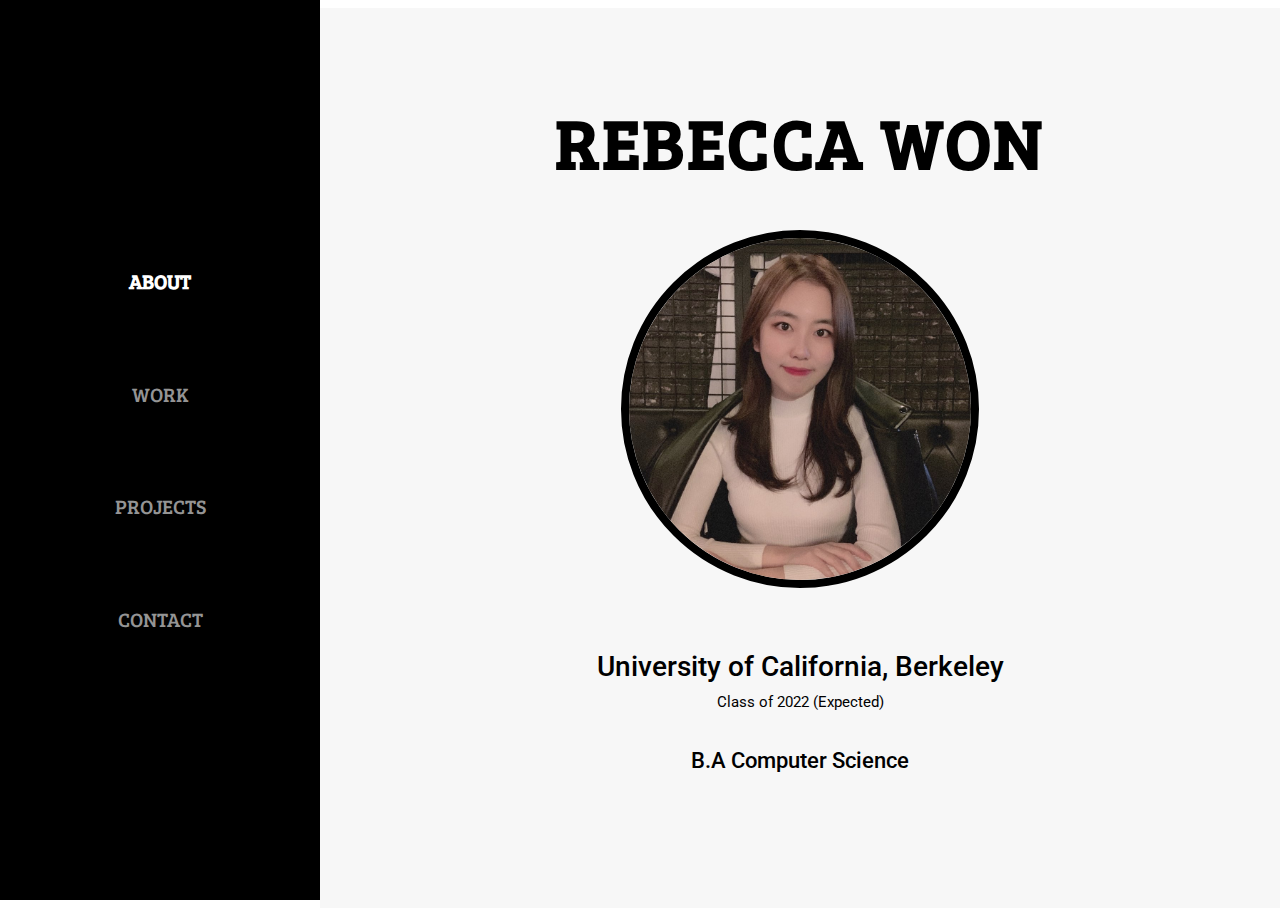
<file: index.html>
<!DOCTYPE html>
<html lang="en">
<head>
    <meta charset="UTF-8">
    <meta http-equiv="X-UA-Compatible" content="IE=edge">
    <meta name="viewport" content="width=device-width, initial-scale=1.0">
    <link rel="stylesheet" href="assets/styles/style.css">
    <link href="https://fonts.googleapis.com/css2?family=Bree+Serif&display=swap" rel="stylesheet">
    <link rel="preconnect" href="https://fonts.googleapis.com">
    <link rel="preconnect" href="https://fonts.gstatic.com" crossorigin>
    <link href="https://fonts.googleapis.com/css2?family=Roboto:ital,wght@0,100;0,300;0,400;0,500;0,700;1,300;1,400&display=swap" rel="stylesheet">
    <title>Rebecca Won</title>
</head>
<body>
    <div id = "container">
        <div id = "nav">
            <div class = "dummy"></div>
            <p id = "curr">ABOUT</p>
            <a href="./work.html"><p class = "navElem">WORK</p></a>
            <a href="./proj.html"><p class = "navElem">PROJECTS</p></a>
            <a href="./contact.html"><p class = "navElem">CONTACT</p></a>
            <div class = "dummy"></div>
        </div>
        <div id = "content">
            <div class = "elem name">
                <p>REBECCA WON</p>
            </div>
            <div class = "elem" id = "profileContainer">
                <div id = "profile">
                    <img id = "profilePic" src="./assets/images/profile.jpeg" alt="">
                </div>
            </div>
            <div class = "elem edu">
                <p id = "school">University of California, Berkeley</p>
                <p id = "year">Class of 2022 (Expected)</p>
                <p id = "major">B.A Computer Science</p>
            </div>
        </div>
    </div>
    
</body>
</html>
</file>
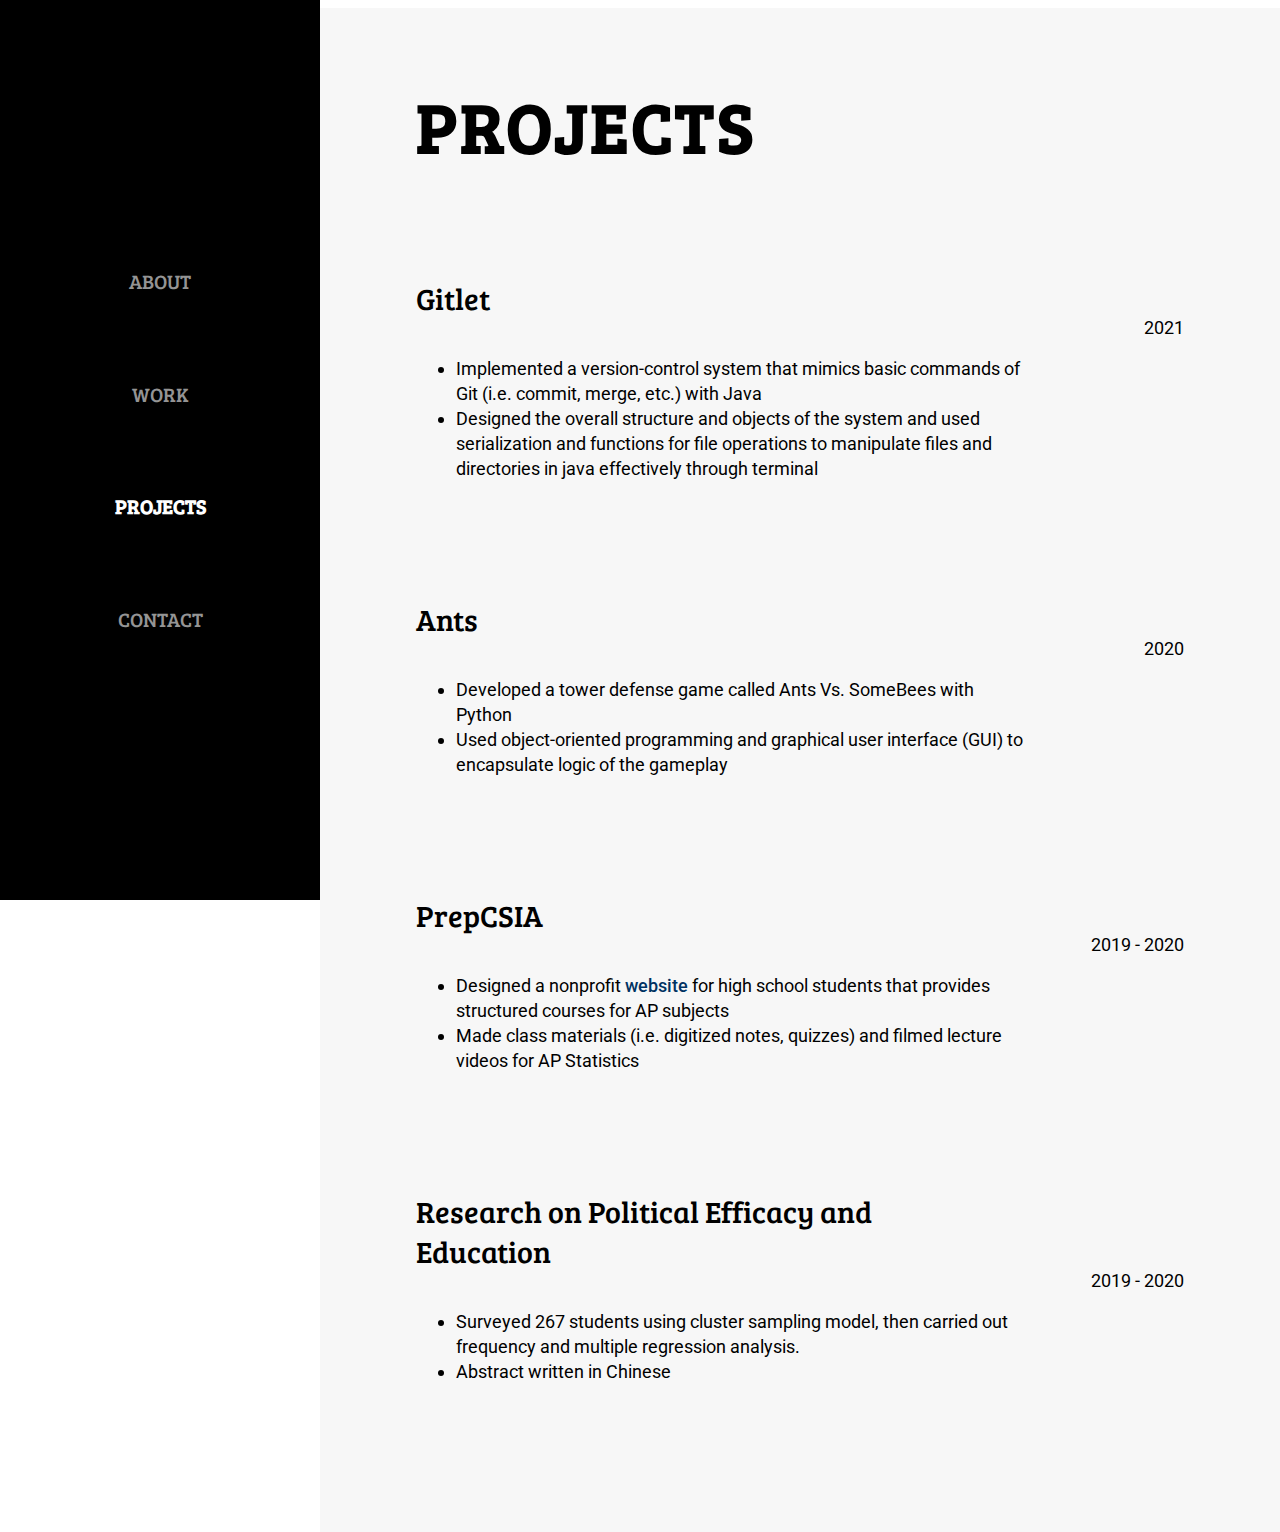
<file: proj.html>
<!DOCTYPE html>
<html lang="en">
<head>
    <meta charset="UTF-8">
    <meta http-equiv="X-UA-Compatible" content="IE=edge">
    <meta name="viewport" content="width=device-width, initial-scale=1.0">
    <link rel="stylesheet" href="assets/styles/projstyle.css">
    <link href="https://fonts.googleapis.com/css2?family=Bree+Serif&display=swap" rel="stylesheet">
    <link rel="preconnect" href="https://fonts.googleapis.com">
    <link rel="preconnect" href="https://fonts.gstatic.com" crossorigin>
    <link href="https://fonts.googleapis.com/css2?family=Roboto:ital,wght@0,100;0,300;0,400;0,500;0,700;1,300;1,400&display=swap" rel="stylesheet">
    <title>Projects</title>
</head>
<body>
    <div id = "container">
        <div id = "nav">
            <div class = "dummy"></div>
            <a href="./index.html"><p class = "navElem">ABOUT</p></a>
            <a href="./work.html"><p class = "navElem">WORK</p></a>
            <p id = "curr">PROJECTS</p>
            <a href="./contact.html"><p class = "navElem">CONTACT</p></a>
            <div class = "dummy"></div>
        </div>
        <div id = "content">
            <div id = "heading">
                <p>PROJECTS</p>
            </div>
            <div class = "proj">
                <div class = "top">
                    <div class = "title">
                        <p>Gitlet</p>
                    </div>
                    <div class = "year">
                        <p>2021</p>
                    </div>
                </div>
                <div class = "description">
                    <ul>
                        <li>Implemented a version-control system that mimics basic commands of Git 
                            (i.e. commit, merge, etc.) with Java</li>
                        <li>Designed the overall structure and objects of the system 
                            and used serialization and functions for file operations to manipulate files and directories in java effectively through terminal</li>
                    </ul>
                </div>
            </div>

            <div class = "proj">
                <div class = "top">
                    <div class = "title">
                        <p>Ants</p>
                    </div>
                    <div class = "year">
                        <p>2020</p>
                    </div>
                </div>
                <div class = "description">
                    <ul>
                        <li>Developed a tower defense game called Ants Vs. SomeBees with Python</li>
                        <li>Used object-oriented programming and graphical user interface (GUI) to encapsulate logic of the gameplay</li>
                    </ul>
                </div>
            </div>

            <div class = "proj">
                <div class = "top">
                    <div class = "title">
                        <p>PrepCSIA</p>
                    </div>
                    <div class = "year">
                        <p>2019 - 2020</p>
                    </div>
                </div>
                <div class = "description">
                    <ul>
                        <li>Designed a nonprofit <a href="https://prepcsia.com/" target = "_blank">website</a> for high school students that provides structured courses for AP subjects</li>
                        <li>Made class materials (i.e. digitized notes, quizzes) and filmed lecture videos for AP Statistics</li>
                    </ul>
                </div>
            </div>

            <div class = "proj">
                <div class = "top">
                    <div class = "title">
                        <p>Research on Political Efficacy and Education</p>
                    </div>
                    <div class = "year">
                        <p>2019 - 2020</p>
                    </div>
                </div>
                <div class = "description" id = "bottom">
                    <ul>
                        <li>Surveyed 267 students using cluster sampling model, then carried out frequency and multiple regression analysis.</li>
                        <li>Abstract written in Chinese</li>
                    </ul>
                </div>
            </div>
        </div>
    </div>
    
</body>
</html>
</file>
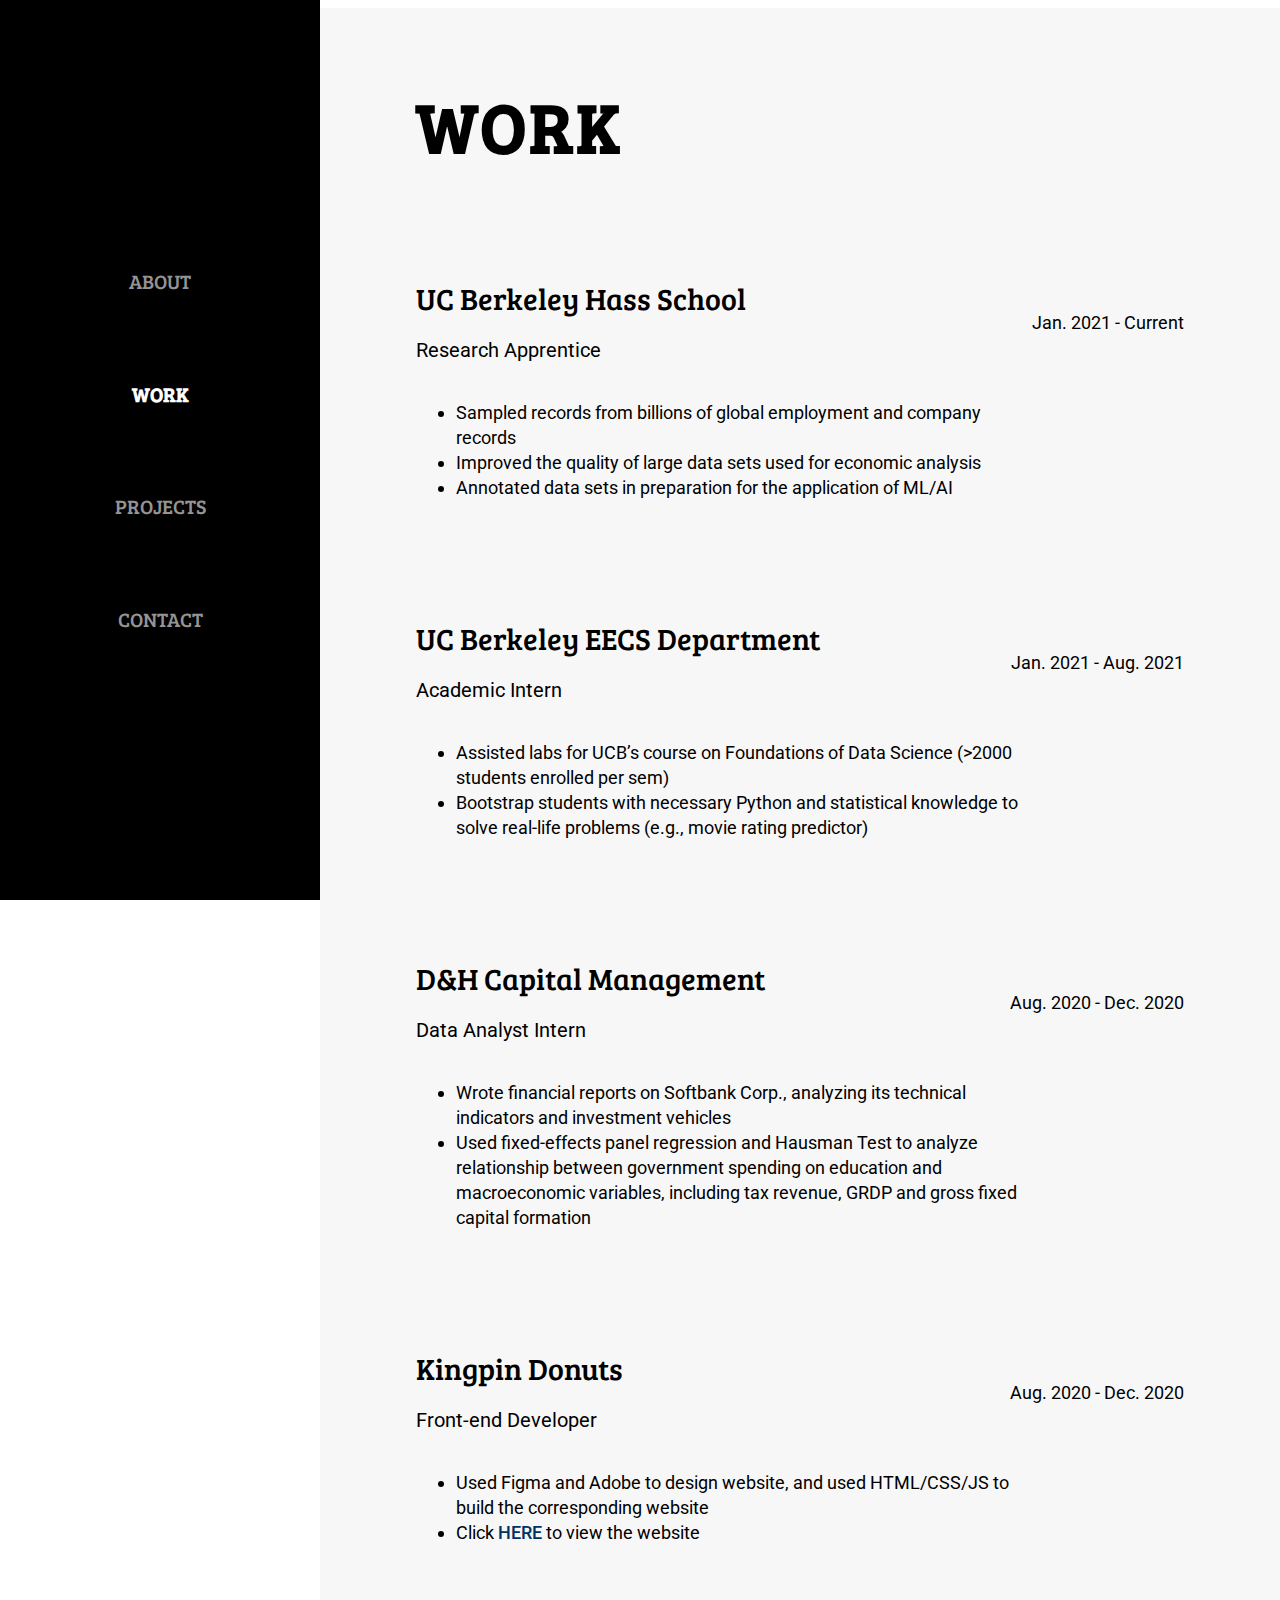
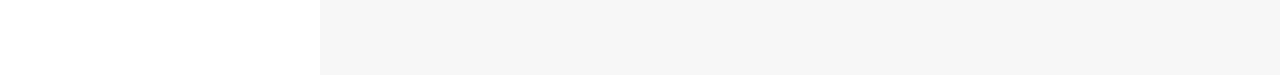
<file: work.html>
<!DOCTYPE html>
<html lang="en">
<head>
    <meta charset="UTF-8">
    <meta http-equiv="X-UA-Compatible" content="IE=edge">
    <meta name="viewport" content="width=device-width, initial-scale=1.0">
    <link rel="stylesheet" href="assets/styles/workstyle.css">
    <link href="https://fonts.googleapis.com/css2?family=Bree+Serif&display=swap" rel="stylesheet">
    <link rel="preconnect" href="https://fonts.googleapis.com">
    <link rel="preconnect" href="https://fonts.gstatic.com" crossorigin>
    <link href="https://fonts.googleapis.com/css2?family=Roboto:ital,wght@0,100;0,300;0,400;0,500;0,700;1,300;1,400&display=swap" rel="stylesheet">
    <title>Work</title>
</head>
<body>
    <div id = "container">

        <div id = "nav">
            <div class = "dummy"></div>
            <a href="./index.html"><p class="navElem">ABOUT</p></a>
            <p id = "curr">WORK</p>
            <a href="./proj.html"><p class = "navElem">PROJECTS</p></a>
            <a href="./contact.html"><p class = "navElem">CONTACT</p></a>
            <div class = "dummy"></div>
        </div>

        <div id = "content">
            <div id = "heading">
                <p>WORK</p>
            </div>
            <div class = "work">
                <div class = "top">
                    <div class = "place">
                        <p>UC Berkeley Hass School</p>
                    </div>
                    <div class = "date">
                        <p>Jan. 2021 - Current</p>
                    </div>
                </div>
                <div class = "title">
                    <p>Research Apprentice</p>
                </div>
                <div class = "description">
                    <ul>
                        <li>Sampled records from billions of global employment and company records</li>
                        <li>Improved the quality of large data sets used for economic analysis</li>
                        <li>Annotated data sets in preparation for the application of ML/AI</li>
                    </ul>
                </div>
            </div>

            <div class = "work">
                <div class = "top">
                    <div class = "place">
                        <p>UC Berkeley EECS Department</p>
                    </div>
                    <div class = "date">
                        <p>Jan. 2021 - Aug. 2021</p>
                    </div>
                </div>
                <div class = "title">
                    <p>Academic Intern</p>
                </div>
                <div class = "description">
                    <ul>
                        <li>Assisted labs for UCB’s course on Foundations of Data Science (>2000 students enrolled per sem)</li>
                        <li>Bootstrap students with necessary Python and statistical knowledge to solve real-life problems (e.g., movie rating predictor)</li>
                    </ul>
                </div>
            </div>

            <div class = "work">
                <div class = "top">
                    <div class = "place">
                        <p>D&H Capital Management</p>
                    </div>
                    <div class = "date">
                        <p>Aug. 2020 - Dec. 2020</p>
                    </div>
                </div>
                <div class = "title">
                    <p>Data Analyst Intern</p>
                </div>
                <div class = "description">
                    <ul>
                        <li>Wrote financial reports on Softbank Corp., analyzing its technical indicators and investment vehicles</li>
                        <li>Used fixed-effects panel regression and Hausman Test to analyze relationship between government spending on education and macroeconomic variables, 
                            including tax revenue, GRDP and gross fixed capital formation</li>
                    </ul>
                </div>
            </div>

            <div class = "work">
                <div class = "top">
                    <div class = "place">
                        <p>Kingpin Donuts</p>
                    </div>
                    <div class = "date">
                        <p>Aug. 2020 - Dec. 2020</p>
                    </div>
                </div>
                <div class = "title">
                    <p>Front-end Developer</p>
                </div>
                <div class = "description">
                    <ul id = "bottom">
                        <li>Used Figma and Adobe to design website, and used HTML/CSS/JS to build the corresponding website</li>
                        <li>Click <a id = "kingpin" href="https://wyh402.github.io/kingpindonut/" target="_blank">HERE</a> to view the website</li>
                    </ul>
                </div>
            </div>
        </div>
    </div>
</body>
</html>
</file>
<file: assets/styles/style.css>
html, body {
    height: 100%;
}

#container{
    display: flex;
    height: 100%;
}

#nav {
    width: 25%;
    height: 100%;
    background-color: black;
    display: flex;
    flex-direction: column;
    justify-content: space-around;
    align-items: center;

    position: fixed;
    top: 0;
    left: 0;
    bottom: 0;
}

#curr{
    color: white;
    font-family: 'Bree Serif', serif;
    font-size: 20px;
    font-weight: 900;
}

.navElem{
    color: #949494;
    font-family: 'Bree Serif', serif;
    font-size: 20px;
    font-weight: 300;
}

.navElem:hover{
    font-weight: 900;
    color: white;
}

.navElem:active{
    font-weight: 900;
    color: white;
}

.dummy{
    height: 20%;
}

#content {
    width: 75%;
    height: 100%;
    background-color: #f7f7f7;
    display: flex;

    flex-direction: column;
    justify-content: space-around;
    align-items: center;

    position: fixed;
    right: 0;
}

.elem{
    width: 100%;
}

.name .profileContainer {
    height: 35%;
}

.edu {
    height: 30%;
}

.name {
    display: flex;
    justify-content: center;
}

.name p{
    font-size: 70px;
    font-family: 'Bree Serif', serif;;
    font-weight: 900;
    letter-spacing: 2.5px;
    margin-bottom: 10px;
}

#profileContainer{
    display: flex;
    justify-content: center;
    height: 40%;
}

#profile{
    width: 30%;
    height: auto;
    display: flex;
    justify-content: center;
}

#profilePic{
    height: 95%;
    width: auto;
    border-radius: 50%;
    border: 8px solid black;
}

.edu {
    display: flex;
    flex-direction: column;
    align-items: center;
}

.edu p {
    font-family: 'Roboto', sans-serif;
}

#school{
    font-size: 28px;
    font-weight:500;
    margin-bottom: 10px;
}

#year {
    margin-top: 0px;
    font-size: 15px;
    font-weight:400;
}

#major {
    font-size: 22px;
    font-weight:500;
}
a{
    text-decoration: none;
}
</file>
<file: assets/styles/projstyle.css>
html, body {
    overflow: auto;
}

#container{
    display: flex;
    height: 100%;
    overflow: hidden;
}

#nav {
    width: 25%;
    height: 100%;
    background-color: black;
    display: flex;
    flex-direction: column;
    justify-content: space-around;
    align-items: center;
    position: fixed;
    top: 0;
    left: 0;
}

#curr{
    color: white;
    font-family: 'Bree Serif', serif;
    font-size: 20px;
    font-weight: 900;
}

.navElem{
    color: #949494;
    font-family: 'Bree Serif', serif;
    font-size: 20px;
    font-weight: 300;
}

.navElem:hover{
    font-weight: 900;
    color: white;
}

.navElem:active{
    font-weight: 900;
    color: white;
}


.dummy{
    height: 20%;
}

#content {
    width: 75%;
    height: auto;
    background-color: #f7f7f7;
    position: absolute;
    right: 0;

    display: flex;
    flex-direction: column;
    justify-content: space-between;
}

#heading {
    font-size: 70px;
    font-family: 'Bree Serif', serif;
    font-weight: 900;
    letter-spacing: 3px;
    padding-left: 10%;
}

#heading p{
    margin-bottom: 5px;
}

.proj {
    display: flex;
    flex-direction: column;
    width: 80%;
    height: auto;
    padding-left: 10%;
}

.top {
    display: flex;
    flex-direction: row;
    justify-content: space-between;
    align-items: flex-end;
    width: 100%;
    height: auto;
}

.title {
    width: 70%;
    height: auto;
    font-size: 30px;
    font-family: 'Bree Serif', serif;
}

.title p{
    margin-top: 100px;
    margin-bottom: 20px;
}

.year{
    font-family: 'Roboto', sans-serif;
    font-size: 18px;
}

.year p{
    margin-bottom: 0px;
}

.description {
    width: 80%;
    font-family: 'Roboto', sans-serif;
    font-size: 18px;
    line-height: 25px;
}

a{
    text-decoration: none;
    color: #003262;
    font-weight: 500;
}

a:hover {
    font-weight: bolder;
}

a:active {
    font-weight: bolder;
}

#bottom {
    margin-bottom: 130px;
}
</file>
<file: assets/styles/workstyle.css>
html, body {
    overflow: auto;
}

#container{
    display: flex;
    height: 100%;
    overflow: hidden;
}

#nav {
    width: 25%;
    height: 100%;
    background-color: black;
    display: flex;
    flex-direction: column;
    justify-content: space-around;
    align-items: center;
    position: fixed;
    top: 0;
    left: 0;
}

#curr{
    color: white;
    font-family: 'Bree Serif', serif;
    font-size: 20px;
    font-weight: 900;
}

.navElem{
    color: #949494;
    font-family: 'Bree Serif', serif;
    font-size: 20px;
    font-weight: 300;
}

.navElem:hover{
    font-weight: 900;
    color: white;
}

.navElem:active{
    font-weight: 900;
    color: white;
}


.dummy{
    height: 20%;
}

#content {
    width: 75%;
    height: auto;
    background-color: #f7f7f7;
    position: absolute;
    right: 0;

    display: flex;
    flex-direction: column;
    justify-content: space-between;
}

#heading {
    font-size: 70px;
    font-family: 'Bree Serif', serif;
    font-weight: 900;
    letter-spacing: 3px;
    padding-left: 10%;
}

#heading p{
    margin-bottom: 5px;
}

.work {
    display: flex;
    flex-direction: column;
    width: 80%;
    height: auto;
    padding-left: 10%;
}

.top {
    display: flex;
    flex-direction: row;
    justify-content: space-between;
    align-items: flex-end;
    width: 100%;
    height: auto;
}


.place {
    width: 70%;
    height: auto;
    font-size: 30px;
    font-family: 'Bree Serif', serif;
}

.place p{
    margin-top: 100px;
    margin-bottom: 20px;
}

.date{
    font-family: 'Roboto', sans-serif;
    font-size: 18px;
}

.date p{
    margin-bottom: 5px;
}

.title {
    font-family: 'Roboto', sans-serif;
    font-size: 20px;
}

.title p {
    margin-top: 0px;
}

.description {
    width: 80%;
    font-family: 'Roboto', sans-serif;
    font-size: 18px;
    line-height: 25px;
}

#bottom {
    margin-bottom: 130px;
}


#kingpin {
    color: #003262;
    font-weight: 500;
}

#kingpin:hover {
    font-weight: bolder;
}

#kingpin:active {
    font-weight: bolder;
}

a{
    text-decoration: none;
}
</file>
